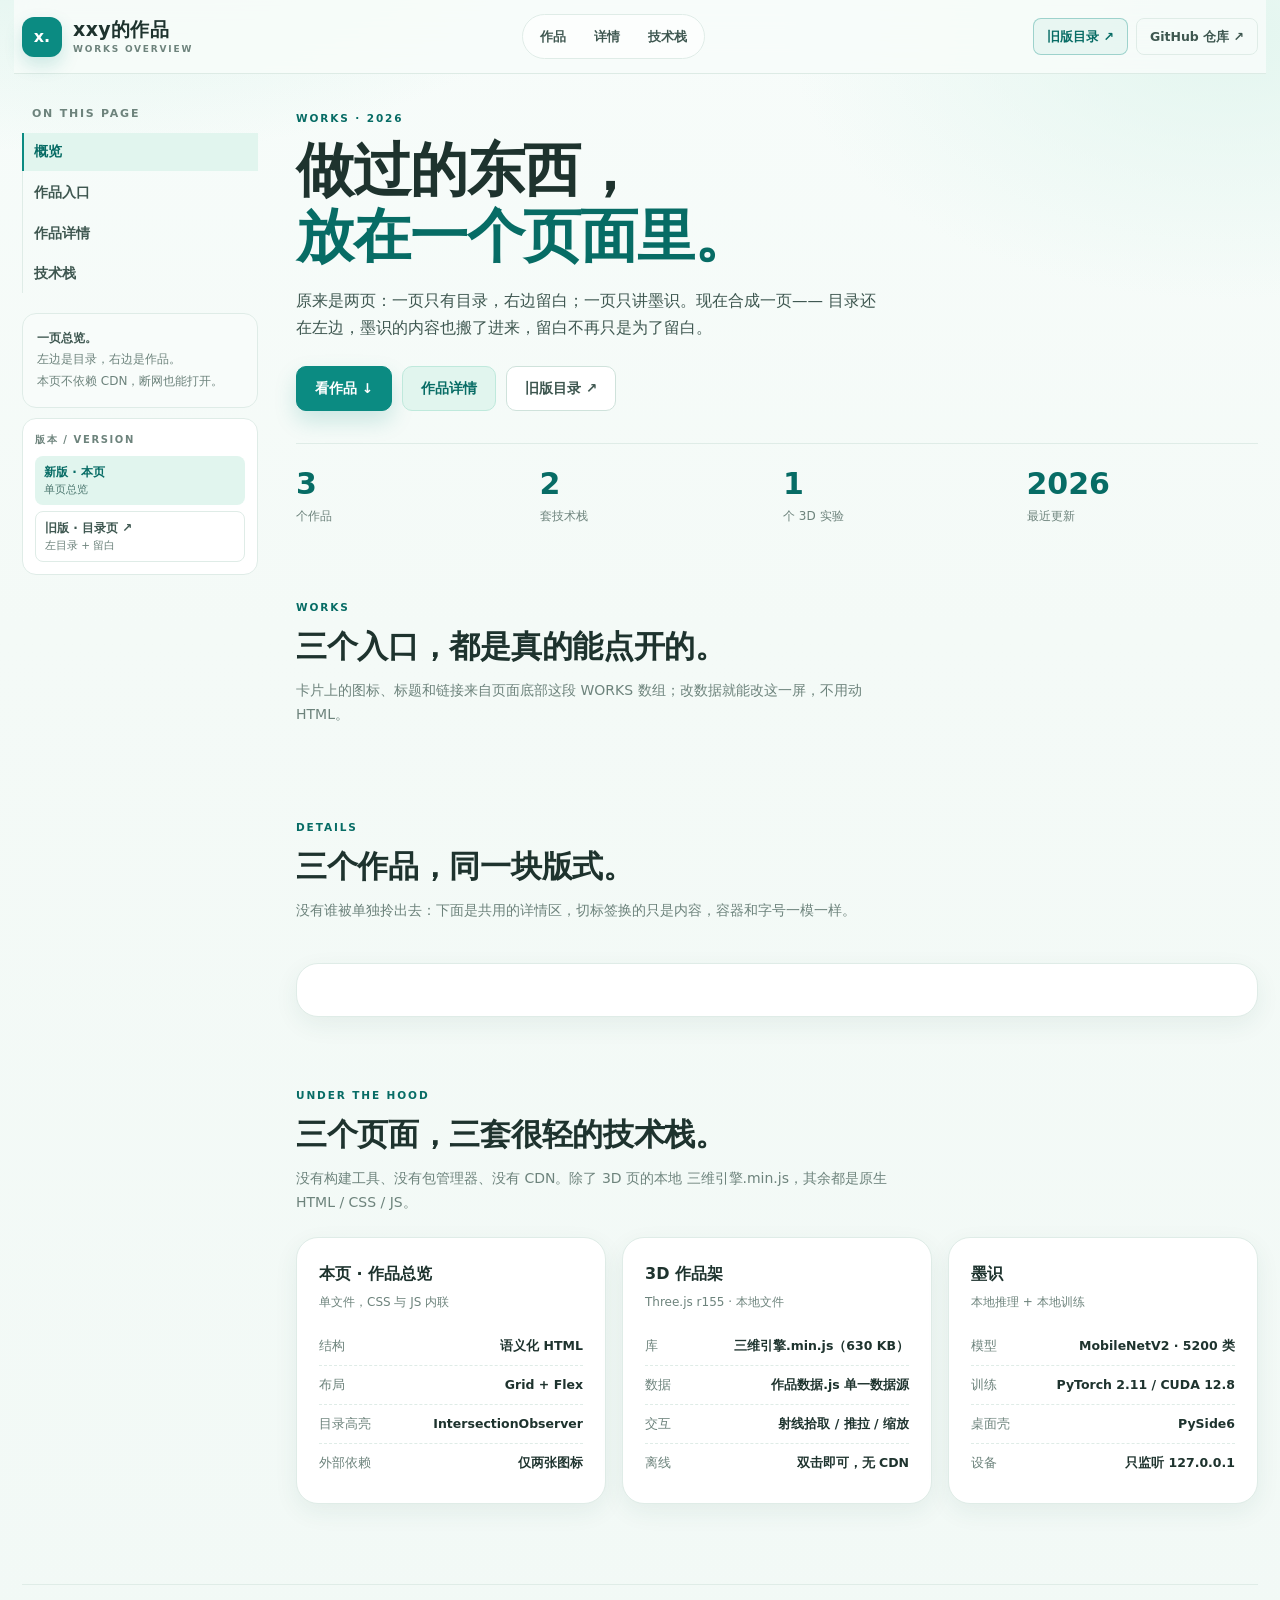
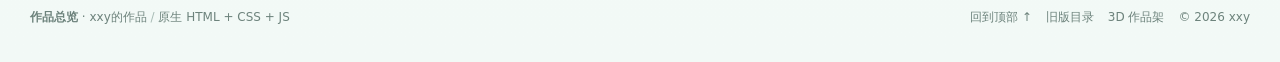
<file: 作品总览.html>
<!DOCTYPE html>
<html lang="zh-CN">

<head>
  <meta charset="UTF-8">
  <meta name="viewport" content="width=device-width, initial-scale=1.0">
  <title>作品总览 · xxy的作品</title>
  <meta name="description" content="xxy 的作品总览：日程助手、墨识手写识别、Three.js 数据立方。左侧目录 + 右侧作品详情，单文件、无 CDN。">
  <meta name="theme-color" content="#f4faf7">
  <link rel="icon"
    href="data:image/svg+xml,%3Csvg xmlns='http://www.w3.org/2000/svg' viewBox='0 0 64 64'%3E%3Crect width='64' height='64' rx='14' fill='%230b8b82'/%3E%3Ctext x='32' y='44' font-size='34' font-family='sans-serif' font-weight='700' fill='white' text-anchor='middle'%3Ex%3C/text%3E%3C/svg%3E">

  <!-- ============================================================
       作品总览 · 单文件页面
       把 作品目录.html 的「左目录 + 右内容」骨架，和 作品总览.html 的
       白绿卡片视觉、墨识内容合成一页。
       CSS / JS 全部内联，不加载任何 CDN；只有两张插图放在 素材/。
       ============================================================ -->
  <style>
    :root {
      --bg: #f4faf7;
      --paper: #ffffff;
      --paper-soft: #f8fcfa;
      --ink: #1e332e;
      --ink-soft: #3e5750;
      --muted: #6d837c;
      --line: #dfece7;
      --line-strong: #cfe2db;
      --teal: #0b8b82;
      --teal-dark: #076c65;
      --teal-soft: #e1f5ee;
      --mint: #d8f2e8;
      --mint-deep: #bfe9dc;
      --amber: #a9701b;
      --amber-soft: #fbf3df;
      --shadow: 0 22px 60px rgba(23, 80, 66, .09);
      --shadow-sm: 0 8px 24px rgba(23, 80, 66, .07);
      --radius: 22px;
      --radius-sm: 14px;
      --sans: "Noto Sans SC", "PingFang SC", "Microsoft YaHei", "Segoe UI", system-ui, -apple-system, sans-serif;
      --mono: "Cascadia Code", "SFMono-Regular", Consolas, "Liberation Mono", monospace;
    }

    * { box-sizing: border-box; }

    html { scroll-behavior: smooth; scroll-padding-top: 92px; }

    body {
      margin: 0;
      color: var(--ink);
      font-family: var(--sans);
      font-size: 15px;
      line-height: 1.75;
      background:
        radial-gradient(900px 520px at 8% -10%, rgba(191, 233, 220, .60), transparent 62%),
        radial-gradient(760px 460px at 96% 2%, rgba(225, 245, 238, .9), transparent 58%),
        linear-gradient(180deg, #f7fcfa 0%, var(--bg) 38%, #f2f9f6 100%);
      -webkit-font-smoothing: antialiased;
    }

    a { color: inherit; text-decoration: none; }
    img { max-width: 100%; display: block; }
    :focus-visible { outline: 2px solid var(--teal); outline-offset: 3px; border-radius: 6px; }

    .page { width: min(1500px, 100%); margin: 0 auto; padding: 0 22px; }

    /* ---------------- 顶栏 ---------------- */
    .topbar {
      position: sticky; top: 0; z-index: 50;
      display: flex; align-items: center; justify-content: space-between;
      gap: 18px; min-height: 74px; padding: 12px 8px; margin: 0 -8px;
      background: rgba(247, 252, 250, .88);
      border-bottom: 1px solid rgba(207, 226, 219, .66);
      backdrop-filter: blur(18px); -webkit-backdrop-filter: blur(18px);
    }

    .brand { display: flex; align-items: center; gap: 11px; flex: 0 0 auto; }
    .brand-mark {
      width: 40px; height: 40px; border-radius: 12px;
      display: grid; place-items: center;
      background: var(--teal); color: #fff;
      font-size: 16px; font-weight: 800;
      box-shadow: 0 8px 18px rgba(11, 139, 130, .18);
    }
    .brand-name { display: flex; flex-direction: column; line-height: 1.15; font-size: 19px; font-weight: 800; letter-spacing: .02em; }
    .brand-name small { margin-top: 3px; color: var(--muted); font-size: 9px; font-weight: 600; letter-spacing: .2em; }

    .topnav {
      display: flex; align-items: center; gap: 2px; padding: 4px;
      border: 1px solid var(--line); border-radius: 999px;
      background: rgba(255, 255, 255, .7);
    }
    .topnav a {
      padding: 7px 13px; border-radius: 999px;
      color: var(--ink-soft); font-size: 12.5px; font-weight: 600; white-space: nowrap;
      transition: background .18s ease, color .18s ease;
    }
    .topnav a:hover { color: var(--teal-dark); background: var(--teal-soft); }

    .top-actions { display: flex; align-items: center; gap: 8px; }

    .top-action {
      padding: 7px 13px; border: 1px solid var(--line); border-radius: 8px;
      font-size: 12.5px; font-weight: 600; color: var(--ink-soft); white-space: nowrap;
      transition: color .16s ease, border-color .16s ease, background .16s ease;
    }
    .top-action:hover { color: var(--teal-dark); border-color: var(--teal); background: var(--teal-soft); }

    /* 版本切换按钮：和「仓库」区分开，它是站内的另一版，不是外链 */
    .top-action--ver { color: var(--teal-dark); border-color: rgba(11, 139, 130, .34); background: rgba(225, 245, 238, .66); }
    .top-action--ver:hover { background: var(--mint); }

    /* ---------------- 左目录 + 右内容 ---------------- */
    .layout {
      display: grid;
      grid-template-columns: 236px minmax(0, 1fr);
      gap: 38px;
      align-items: start;
      padding: 30px 0 60px;
    }

    .rail { position: sticky; top: 96px; }
    .rail-title {
      padding-left: 10px; margin-bottom: 10px;
      font-size: 11px; font-weight: 700; letter-spacing: .16em; color: var(--muted);
    }
    .toc { display: grid; gap: 3px; border-left: 1px solid var(--line); }
    .toc a {
      display: block; margin-left: -1px; padding: 7px 10px;
      border-left: 2px solid transparent;
      font-size: 13.5px; font-weight: 600; color: var(--ink-soft);
      transition: color .16s ease, border-color .16s ease, background .16s ease;
    }
    .toc a:hover { color: var(--teal-dark); background: rgba(225, 245, 238, .55); }
    .toc a.active { color: var(--teal-dark); border-left-color: var(--teal); background: var(--teal-soft); }

    .rail-note {
      margin-top: 20px; padding: 14px;
      border: 1px solid var(--line); border-radius: var(--radius-sm);
      background: var(--paper-soft);
      font-size: 12px; line-height: 1.8; color: var(--muted);
    }
    .rail-note b { color: var(--ink-soft); }

    /* 左栏底部的版本切换：新版（本页）↔ 旧版目录 */
    .rail-ver {
      margin-top: 10px; padding: 12px 12px 6px;
      border: 1px solid var(--line); border-radius: var(--radius-sm);
      background: var(--paper);
    }
    .rail-ver p {
      margin: 0 0 8px; font-size: 10px; font-weight: 700;
      letter-spacing: .16em; color: var(--muted);
    }
    .ver {
      display: flex; flex-direction: column; gap: 1px;
      margin-bottom: 6px; padding: 7px 9px; border-radius: 8px;
      font-size: 12px; font-weight: 650; line-height: 1.5; color: var(--ink-soft);
    }
    .ver em { font-style: normal; font-size: 10.5px; font-weight: 500; color: var(--muted); }
    .ver.is-here { background: var(--teal-soft); color: var(--teal-dark); }
    .ver.is-here em { color: #4f7a72; }
    a.ver { border: 1px solid var(--line); transition: border-color .16s ease, background .16s ease, color .16s ease; }
    a.ver:hover { border-color: var(--teal); background: var(--teal-soft); color: var(--teal-dark); }

    /* ---------------- 通用块 ---------------- */
    section { scroll-margin-top: 96px; }
    section + section { margin-top: 64px; }

    .eyebrow {
      display: inline-block; margin-bottom: 10px;
      font-size: 10.5px; font-weight: 700; letter-spacing: .18em;
      color: var(--teal-dark);
    }

    .hero h1 {
      margin: 0; font-size: clamp(32px, 5.6vw, 58px); font-weight: 800;
      line-height: 1.14; letter-spacing: -.02em; color: var(--ink);
    }
    .hero h1 span { color: var(--teal-dark); }
    .lead { max-width: 60ch; margin: 18px 0 0; font-size: 15.5px; color: var(--ink-soft); }

    .hero-actions { display: flex; flex-wrap: wrap; gap: 10px; margin-top: 24px; }

    .btn {
      display: inline-flex; align-items: center; justify-content: center; gap: 6px;
      padding: 10px 18px; border-radius: 10px;
      border: 1px solid transparent;
      font-size: 13.5px; font-weight: 700;
      transition: transform .16s ease, background .16s ease, border-color .16s ease, color .16s ease;
    }
    .btn:hover { transform: translateY(-1px); }
    .btn-primary { background: var(--teal); border-color: var(--teal); color: #fff; box-shadow: 0 10px 22px rgba(11, 139, 130, .18); }
    .btn-primary:hover { background: var(--teal-dark); border-color: var(--teal-dark); }
    .btn-soft { background: var(--teal-soft); border-color: var(--mint-deep); color: var(--teal-dark); }
    .btn-ghost { background: var(--paper); border-color: var(--line-strong); color: var(--ink-soft); }
    .btn-ghost:hover { border-color: var(--teal); color: var(--teal-dark); }

    .stats {
      display: grid; grid-template-columns: repeat(4, minmax(0, 1fr));
      gap: 12px; margin-top: 32px;
      padding-top: 22px; border-top: 1px solid var(--line);
    }
    .stat b { display: block; font-size: clamp(22px, 2.4vw, 30px); line-height: 1.2; color: var(--teal-dark); font-variant-numeric: tabular-nums; }
    .stat span { font-size: 12px; color: var(--muted); }

    .section-head { margin-bottom: 22px; }
    .section-head h2 {
      margin: 0; font-size: clamp(23px, 3vw, 31px); font-weight: 800;
      line-height: 1.35; letter-spacing: -.01em;
    }
    .section-head p { max-width: 68ch; margin: 10px 0 0; font-size: 14px; color: var(--muted); }

    .card {
      background: var(--paper);
      border: 1px solid var(--line);
      border-radius: var(--radius);
      box-shadow: var(--shadow-sm);
    }

    /* ---------------- 作品卡片 ---------------- */
    .work-grid {
      display: grid; grid-template-columns: repeat(auto-fit, minmax(270px, 1fr));
      gap: 18px;
    }

    .work { display: flex; flex-direction: column; padding: 22px 22px 20px; transition: transform .18s ease, box-shadow .18s ease, border-color .18s ease; }
    .work:hover { transform: translateY(-3px); border-color: var(--line-strong); box-shadow: var(--shadow); }

    .work-top { display: flex; align-items: center; justify-content: space-between; margin-bottom: 16px; }
    .work-no { font-family: var(--mono); font-size: 11px; font-weight: 700; color: var(--muted); letter-spacing: .08em; }
    .work-badge {
      padding: 3px 9px; border-radius: 999px;
      background: var(--teal-soft); color: var(--teal-dark);
      font-size: 10.5px; font-weight: 700;
    }

    .work-icon {
      width: 56px; height: 56px; border-radius: 16px;
      display: grid; place-items: center; overflow: hidden;
      border: 1px solid var(--line);
      background: var(--paper-soft);
      margin-bottom: 16px;
    }
    .work-icon img { width: 100%; height: 100%; object-fit: cover; }
    .work-icon-3d {
      border: 0;
      background: linear-gradient(145deg, #1b7fa6, #0d3f5e);
      color: #eaf7ff; font-family: var(--mono); font-size: 17px; font-weight: 700;
      letter-spacing: .02em;
    }

    .work h3 { margin: 0; font-size: 18px; font-weight: 800; line-height: 1.4; }
    .work-sub { margin: 5px 0 0; font-size: 12px; color: var(--teal-dark); font-weight: 600; }
    .work-desc { margin: 12px 0 0; font-size: 13px; line-height: 1.8; color: var(--muted); }

    .tags { display: flex; flex-wrap: wrap; gap: 6px; margin-top: 16px; }
    .tags span {
      padding: 3px 9px; border: 1px solid var(--line);
      border-radius: 999px; font-size: 11px; color: var(--ink-soft);
      background: var(--paper-soft);
    }

    .work-actions { display: flex; flex-wrap: wrap; gap: 8px; margin-top: auto; padding-top: 18px; }
    .work-actions .btn { padding: 8px 13px; font-size: 12.5px; border-radius: 8px; }

    /* ---------------- 作品详情：三个作品共用同一块版式 ----------------
       没有「主角位」：标签切换的只是内容，容器、字号、间距全都一致。 */
    .detail-tabs { display: flex; flex-wrap: wrap; gap: 8px; margin-bottom: 18px; }

    .detail-tab {
      display: inline-flex; align-items: center; gap: 8px;
      padding: 9px 15px; border: 1px solid var(--line); border-radius: 999px;
      background: var(--paper); color: var(--ink-soft);
      font: inherit; font-size: 13px; font-weight: 700;
      cursor: pointer;
      transition: color .16s ease, background .16s ease, border-color .16s ease;
    }
    .detail-tab .no { font-family: var(--mono); font-size: 10.5px; font-weight: 700; color: var(--muted); }
    .detail-tab:hover { border-color: var(--teal); color: var(--teal-dark); }
    .detail-tab[aria-selected="true"] { background: var(--teal); border-color: var(--teal); color: #fff; }
    .detail-tab[aria-selected="true"] .no { color: rgba(255, 255, 255, .72); }

    .detail-panel {
      padding: 26px;
      border: 1px solid var(--line); border-radius: var(--radius);
      background: var(--paper); box-shadow: var(--shadow-sm);
    }
    .detail-inner {
      display: grid; grid-template-columns: minmax(0, 1.05fr) minmax(0, .95fr);
      gap: 28px; align-items: center;
    }
    .detail-copy h2 { margin: 0; font-size: clamp(24px, 3vw, 33px); font-weight: 800; line-height: 1.32; letter-spacing: -.01em; }
    .detail-copy h2 span { color: var(--teal-dark); }
    .detail-copy > p { margin: 14px 0 0; font-size: 14px; color: var(--ink-soft); }

    .detail-specs { margin-top: 20px; border-top: 1px solid var(--line); }

    /* 右半边：每个作品一张 CSS 画的小示意图，同一个窗口外壳 */
    .demo-frame {
      background: var(--paper); border: 1px solid var(--line);
      border-radius: var(--radius); box-shadow: var(--shadow);
      overflow: hidden;
    }
    .demo-bar {
      display: flex; align-items: center; gap: 6px;
      padding: 11px 14px; border-bottom: 1px solid var(--line);
      background: var(--paper-soft);
    }
    .demo-bar i { width: 8px; height: 8px; border-radius: 50%; background: var(--line-strong); display: block; }
    .demo-bar i:first-child { background: #f0b7ae; }
    .demo-bar i:nth-child(2) { background: #f2dca8; }
    .demo-bar i:nth-child(3) { background: #b9dfc9; }
    .demo-bar span { margin-left: 8px; font-family: var(--mono); font-size: 10.5px; color: var(--muted); }

    .demo-body { display: grid; grid-template-columns: 1fr 1fr; gap: 14px; padding: 18px; }
    .demo-glyph {
      display: grid; place-items: center;
      aspect-ratio: 1 / 1;
      border: 1px solid var(--line); border-radius: var(--radius-sm);
      background: #fff;
      font-family: "KaiTi", "STKaiti", "楷体", serif;
      font-size: clamp(78px, 11vw, 116px); line-height: 1;
      color: #17322b;
    }
    .demo-panel b { display: block; font-size: 11px; letter-spacing: .08em; color: var(--muted); margin-bottom: 10px; }
    .cand { display: grid; grid-template-columns: 26px 1fr 34px; align-items: center; gap: 8px; margin-bottom: 9px; }
    .cand span { font-family: "KaiTi", serif; font-size: 19px; color: var(--ink); }
    .cand i { height: 6px; border-radius: 3px; background: var(--mint-deep); display: block; }
    .cand:nth-child(3) i { background: #d9ece5; }
    .cand:nth-child(4) i { background: #e6f1ec; }
    .cand em { font-style: normal; font-family: var(--mono); font-size: 10.5px; color: var(--muted); text-align: right; }
    .demo-tip { margin: 0 0 8px; font-size: 10.5px; letter-spacing: .04em; color: var(--muted); }

    /* 日程助手：待办清单示意 */
    .demo-body--list { display: block; padding: 16px 18px 18px; }
    .task {
      display: grid; grid-template-columns: 20px 1fr auto; align-items: center; gap: 10px;
      padding: 11px 0; border-bottom: 1px solid var(--line);
    }
    .task:last-of-type { border-bottom: 0; }
    .task .tick {
      width: 18px; height: 18px; border-radius: 50%;
      border: 1.5px solid var(--line-strong);
      display: grid; place-items: center;
      font-size: 10px; color: transparent;
    }
    .task.done .tick { background: var(--teal); border-color: var(--teal); color: #fff; }
    .task b { font-size: 13px; font-weight: 650; color: var(--ink); }
    .task.done b { color: var(--muted); text-decoration: line-through; }
    .task em { font-style: normal; font-size: 10.5px; color: var(--muted); }
    .task-add {
      margin-top: 14px; padding: 9px 12px; border-radius: 8px;
      border: 1px dashed var(--line-strong);
      font-size: 12px; color: var(--muted); text-align: center;
    }

    /* 作品数据立方：三根柱子示意 */
    .demo-body--bars { display: block; padding: 18px 16px 14px; }
    .cube-scene {
      display: flex; align-items: flex-end; justify-content: space-between;
      gap: 14px; height: 132px; padding: 0 6px;
      border-bottom: 1px solid var(--line);
    }
    .cube-col { flex: 1; height: 100%; display: flex; align-items: flex-end; justify-content: center; }
    .cube-col i {
      width: min(100%, 52px); height: var(--h); display: block;
      border-radius: 8px 8px 0 0;
      background: linear-gradient(180deg, var(--mint-deep), #e6f1ec);
    }
    .cube-col:nth-child(2) i { background: linear-gradient(180deg, #c9e9df, #eef7f4); }
    .cube-col:nth-child(3) i { background: linear-gradient(180deg, #cfe2f3, #eff6fc); }
    .cube-labels { display: flex; gap: 14px; padding: 9px 6px 0; }
    .cube-labels span { flex: 1; text-align: center; font-size: 10.5px; color: var(--muted); }

    .checklist { list-style: none; margin: 22px 0 0; padding: 0; display: grid; gap: 9px; }
    .checklist li { position: relative; padding-left: 22px; font-size: 13px; color: var(--ink-soft); }
    .checklist li::before {
      content: "✓"; position: absolute; left: 0; top: 0;
      color: var(--teal); font-weight: 800; font-size: 12px;
    }

    .feature-grid {
      display: grid; grid-template-columns: repeat(auto-fit, minmax(230px, 1fr));
      gap: 14px; margin-top: 26px;
    }
    .feature { padding: 20px; }
    .feature-icon {
      width: 36px; height: 36px; border-radius: 10px;
      display: grid; place-items: center; margin-bottom: 13px;
      background: var(--teal-soft); color: var(--teal-dark);
      font-size: 14px; font-weight: 800;
    }
    .feature h3 { margin: 0; font-size: 15.5px; font-weight: 800; }
    .feature p { margin: 8px 0 0; font-size: 12.5px; line-height: 1.8; color: var(--muted); }
    .feature .badge {
      display: inline-block; margin-top: 14px; padding: 3px 8px;
      border-radius: 999px; background: var(--paper-soft); border: 1px solid var(--line);
      font-family: var(--mono); font-size: 10px; color: var(--muted);
    }

    /* ---------------- 技术栈 ---------------- */
    .stack-grid { display: grid; grid-template-columns: repeat(auto-fit, minmax(260px, 1fr)); gap: 16px; }
    .panel { padding: 22px; }
    .panel h3 { margin: 0 0 4px; font-size: 16px; font-weight: 800; }
    .panel .panel-sub { margin: 0 0 14px; font-size: 12px; color: var(--muted); }
    .spec { display: flex; align-items: baseline; justify-content: space-between; gap: 12px; padding: 8px 0; border-bottom: 1px dashed var(--line); font-size: 12.5px; }
    .spec:last-child { border-bottom: 0; }
    .spec span { color: var(--muted); }
    .spec b { text-align: right; font-weight: 700; color: var(--ink); }

    .chips { display: flex; flex-wrap: wrap; gap: 7px; }
    .chip {
      padding: 4px 10px; border-radius: 999px;
      background: var(--paper-soft); border: 1px solid var(--line);
      font-size: 11.5px; color: var(--ink-soft);
    }

    /* ---------------- 页脚 ---------------- */
    .footer {
      display: flex; flex-wrap: wrap; align-items: center; justify-content: space-between; gap: 12px;
      padding: 22px 8px 34px; margin-top: 20px;
      border-top: 1px solid var(--line);
      font-size: 12px; color: var(--muted);
    }
    .footer-links { display: flex; flex-wrap: wrap; gap: 14px; }
    .footer-links a:hover { color: var(--teal-dark); }

    /* ---------------- 响应式 ---------------- */
    @media (max-width: 980px) {
      /* minmax(0,1fr)：留一个 0 下限，长内容不会把整列顶宽导致横向溢出 */
      .layout { grid-template-columns: minmax(0, 1fr); gap: 22px; padding-top: 18px; }
      .rail { position: static; }
      .rail-title, .rail-note, .rail-ver { display: none; }
      .toc {
        display: flex; gap: 6px; overflow-x: auto;
        border-left: 0; padding-bottom: 4px;
        scrollbar-width: thin;
      }
      .toc a {
        flex: 0 0 auto; margin-left: 0; padding: 7px 12px;
        border: 1px solid var(--line); border-radius: 999px;
        background: var(--paper); font-size: 12.5px;
      }
      .toc a.active { border-color: var(--teal); }
      .detail-inner { grid-template-columns: minmax(0, 1fr); }
    }

    @media (max-width: 640px) {
      .page { padding: 0 14px; }
      .topbar { min-height: 64px; gap: 10px; }
      .topnav { display: none; }
      .brand-name { font-size: 16px; }
      .brand-mark { width: 34px; height: 34px; border-radius: 10px; font-size: 14px; }
      .top-action { font-size: 11.5px; padding: 6px 10px; }
      /* 窄屏优先保住「旧版目录」这颗版本按钮，仓库链接让位 */
      .top-actions .top-action:not(.top-action--ver) { display: none; }
      .layout { padding-bottom: 40px; }
      .stats { grid-template-columns: repeat(2, minmax(0, 1fr)); gap: 14px; }
      .demo-body { grid-template-columns: 1fr; }
      .demo-glyph { aspect-ratio: 2 / 1; font-size: 72px; }
      section + section { margin-top: 46px; }
    }

    @media (prefers-reduced-motion: reduce) {
      *, *::before, *::after { transition-duration: .01ms !important; animation-duration: .01ms !important; }
      html { scroll-behavior: auto; }
    }
  </style>
</head>

<body id="top">
  <div class="page">

    <header class="topbar">
      <a class="brand" href="#top" aria-label="回到顶部">
        <span class="brand-mark" aria-hidden="true">x.</span>
        <span class="brand-name">xxy的作品<small>WORKS OVERVIEW</small></span>
      </a>

      <nav class="topnav" aria-label="页面导航">
        <a href="#works">作品</a>
        <a href="#detail">详情</a>
        <a href="#stack">技术栈</a>
      </nav>

      <div class="top-actions">
        <a class="top-action top-action--ver" href="前端html学习网页/作品目录.html">旧版目录 ↗</a>
        <a class="top-action" href="https://github.com/wocao123103/smart_schedule" target="_blank"
          rel="noopener noreferrer">GitHub 仓库 ↗</a>
      </div>
    </header>

    <div class="layout">

      <!-- 左栏：沿用 作品目录.html 的目录骨架，改成页内锚点 -->
      <aside class="rail" aria-label="页内目录">
        <div class="rail-title">ON THIS PAGE</div>
        <nav class="toc" id="toc">
          <a class="active" href="#overview">概览</a>
          <a href="#works">作品入口</a>
          <a href="#detail">作品详情</a>
          <a href="#stack">技术栈</a>
          </nav>
        <div class="rail-note">
          <b>一页总览。</b><br>
          左边是目录，右边是作品。<br>
          本页不依赖 CDN，断网也能打开。
        </div>

        <!-- 版本切换：这里去旧版，旧版那边回到这里 -->
        <div class="rail-ver">
          <p>版本 / VERSION</p>
          <span class="ver is-here">新版 · 本页<em>单页总览</em></span>
          <a class="ver" href="前端html学习网页/作品目录.html">旧版 · 目录页 ↗<em>左目录 + 留白</em></a>
        </div>
      </aside>

      <main>
        <!-- ---------- 概览 ---------- -->
        <section id="overview" class="hero">
          <span class="eyebrow">WORKS · 2026</span>
          <h1>做过的东西，<br><span>放在一个页面里。</span></h1>
          <p class="lead">
            原来是两页：一页只有目录，右边留白；一页只讲墨识。现在合成一页——
            目录还在左边，墨识的内容也搬了进来，留白不再只是为了留白。
          </p>

          <div class="hero-actions">
            <a class="btn btn-primary" href="#works">看作品 ↓</a>
            <a class="btn btn-soft" href="#detail">作品详情</a>
            <a class="btn btn-ghost" href="前端html学习网页/作品目录.html">旧版目录 ↗</a>
          </div>

          <div class="stats" aria-label="作品数据">
            <div class="stat"><b>3</b><span>个作品</span></div>
            <div class="stat"><b>2</b><span>套技术栈</span></div>
            <div class="stat"><b>1</b><span>个 3D 实验</span></div>
            <div class="stat"><b>2026</b><span>最近更新</span></div>
          </div>
        </section>

        <!-- ---------- 作品入口 ---------- -->
        <section id="works">
          <div class="section-head">
            <span class="eyebrow">WORKS</span>
            <h2>三个入口，都是真的能点开的。</h2>
            <p>卡片上的图标、标题和链接来自页面底部这段 WORKS 数组；改数据就能改这一屏，不用动 HTML。</p>
          </div>
          <div class="work-grid" id="work-grid"></div>
        </section>

        <!-- ---------- 作品详情：三个作品共用，谁都不单开一节 ---------- -->
        <section id="detail">
          <div class="section-head">
            <span class="eyebrow">DETAILS</span>
            <h2>三个作品，同一块版式。</h2>
            <p>没有谁被单独拎出去：下面是共用的详情区，切标签换的只是内容，容器和字号一模一样。</p>
          </div>

          <!-- 标签与内容都按 WORKS 数组生成，见页面底部脚本 -->
          <div class="detail-tabs" id="detail-tabs" role="tablist" aria-label="切换作品详情"></div>
          <div class="detail-panel" id="detail-panel" role="tabpanel" aria-live="polite"></div>
        </section>

        <!-- ---------- 技术栈 ---------- -->
        <section id="stack">
          <div class="section-head">
            <span class="eyebrow">UNDER THE HOOD</span>
            <h2>三个页面，三套很轻的技术栈。</h2>
            <p>没有构建工具、没有包管理器、没有 CDN。除了 3D 页的本地 三维引擎.min.js，其余都是原生 HTML / CSS / JS。</p>
          </div>

          <div class="stack-grid">
            <article class="card panel">
              <h3>本页 · 作品总览</h3>
              <p class="panel-sub">单文件，CSS 与 JS 内联</p>
              <div class="spec"><span>结构</span><b>语义化 HTML</b></div>
              <div class="spec"><span>布局</span><b>Grid + Flex</b></div>
              <div class="spec"><span>目录高亮</span><b>IntersectionObserver</b></div>
              <div class="spec"><span>外部依赖</span><b>仅两张图标</b></div>
            </article>

            <article class="card panel">
              <h3>3D 作品架</h3>
              <p class="panel-sub">Three.js r155 · 本地文件</p>
              <div class="spec"><span>库</span><b>三维引擎.min.js（630 KB）</b></div>
              <div class="spec"><span>数据</span><b>作品数据.js 单一数据源</b></div>
              <div class="spec"><span>交互</span><b>射线拾取 / 推拉 / 缩放</b></div>
              <div class="spec"><span>离线</span><b>双击即可，无 CDN</b></div>
            </article>

            <article class="card panel">
              <h3>墨识</h3>
              <p class="panel-sub">本地推理 + 本地训练</p>
              <div class="spec"><span>模型</span><b>MobileNetV2 · 5200 类</b></div>
              <div class="spec"><span>训练</span><b>PyTorch 2.11 / CUDA 12.8</b></div>
              <div class="spec"><span>桌面壳</span><b>PySide6</b></div>
              <div class="spec"><span>设备</span><b>只监听 127.0.0.1</b></div>
            </article>
          </div>
        </section>

      </main>
    </div>

    <footer class="footer">
      <div><b>作品总览</b> · xxy的作品 <span style="color:#a8bbb5">/</span> 原生 HTML + CSS + JS</div>
      <div class="footer-links">
        <a href="#top">回到顶部 ↑</a>
        <a href="前端html学习网页/作品目录.html">旧版目录</a>
        <a href="三维作品架/作品数据立方.html">3D 作品架</a>
        <span>© <span id="year">2026</span> xxy</span>
      </div>
    </footer>
  </div>

  <script>
    /* ============================================================
       作品数据：卡片全部由这段数组生成。
       加作品只在这里加一条；图标放 素材/ 即可。
       ============================================================ */
    const WORKS = [
      {
        no: '01',
        tab: '日程助手',
        badge: '简介页',
        title: '日程助手 · 简介网页',
        sub: 'Python 课作品 · 智能待办',
        desc: '深色极光背景、左右两条侧栏的作品介绍页，也是本页夜间配色的来源。',
        tags: ['Python 课', '极光背景', '左右侧栏'],
        icon: { type: 'img', src: '素材/日程助手图标.png', alt: '日程助手图标' },
        link: {
          label: '打开页面 ↗',
          href: '"https://wocao123103.github.io/smart_schedule/python课加载网页.html",
          external: true
        },
        detail: {
          h2: '把今天的事，<br><span>排成一条时间线。</span>',
          lead: 'Python 课的结课作品：左边目录、右边正文的单页介绍，真正的排程逻辑在本地脚本里跑。',
          specs: [
            ['类型', 'Python 课作业'],
            ['形态', '单页 + 两条侧栏'],
            ['配色', '深色极光渐变'],
            ['发布', 'GitHub Pages']
          ],
          points: [
            '左边目录跟着滚动高亮，右边正文一段段往下推',
            '极光背景由两层径向渐变叠出来，不加载任何图片',
            '整页只有一个 HTML，改完推上 Pages 就能看'
          ],
          actions: [
            {
              label: '打开页面 ↗',
              href: 'https://wocao123103.github.io/ink_recognition-moshi-/index.html',
              external: true
            },
            {
              label: 'GitHub 仓库 ↗',
              href: 'https://github.com/wocao123103/smart_schedule',
              external: true
            }
          ],
          demo: 'schedule',
          features: [
            { icon: '◐', title: '极光背景', text: '紫、青、粉三层光斑压在深色底上，本页夜间模式的取色就来自这里。', tag: 'aurora' },
            { icon: '≡', title: '左右侧栏', text: '左边是目录，右边是正文，滚动时目录自动跟到当前段落。', tag: 'two columns' },
            { icon: '↗', title: '单页发布', text: '一个 HTML 直接托管到 GitHub Pages，没有构建步骤。', tag: 'static' }
          ]
        }
      },
      {
        no: '02',
        tab: '墨识',
        badge: '介绍页',
        title: '墨识 · 本地手写识别',
        sub: '5200 类 · 本地推理 · 离线可用',
        desc: '白绿卡片式介绍页，底部用 LINKS 集中管理外链。本页详情区的墨识部分就是从它提炼的。',
        tags: ['5200 类', '本地优先', '离线可用'],
        icon: { type: 'img', src: '素材/墨识图标.png', alt: '墨识 logo' },
        link: {
          label: '打开介绍页 ↗',
          href: 'https://wocao123103.github.io/ink_recognition-moshi-/index.html',
          external: true
        },
        detail: {
          h2: '把字迹，<br><span>变成可理解的字。</span>',
          lead: '本地优先的手写识别工作台：5200 类汉字、数字串动态识别、20 张样本新增类别、网页内优化训练。数据不出本机，断网也能用。',
          specs: [
            ['模型', 'MobileNetV2 · 5200 类'],
            ['旧类回放', '98.17%'],
            ['样本', '1,778'],
            ['设备', '只监听 127.0.0.1']
          ],
          points: [
            '识别、修正、样本、训练、复核在同一条链路上完成',
            '冻结主干、只训练新类，旧类回放守住原来的识别能力',
            'AI 复核是可选项，最终仍由你确认'
          ],
          actions: [
            {
              label: '打开介绍页 ↗',
              href: 'https://wocao123103.github.io/ink_recognition-moshi-/index.html',
              external: true
            },
            {
              label: '下载完整版 · 提取码 8912 ↗',
              href: 'https://pan.baidu.com/s/1Y4puuVb8J-xsr4F-bLqMDQ?pwd=8912',
              external: true
            }
          ],
          demo: 'moshi',
          features: [
            { icon: '字', title: '5200 类汉字底座', text: '从 3760 类扩展到 5200 类，覆盖常用字与 GB2312 二级字；旧类回放保持 98.17%。', tag: '5200 classes' },
            { icon: '+', title: '手写 4 张补样本 / 20 张新增字', text: '类别库外的手写字也能加入：手写 20 张即可扩展分类头并只训练新类；调试模式下还会自动推荐样本库未出现的字，手写 4 张补样本。', tag: 'custom category' },
            { icon: '123', title: '数字串 · 动态识别', text: '一行连续写多位数字，按连通域分割；开启动态识别后，停笔约 0.7 秒自动出结果。', tag: 'multi-digit' },
            { icon: '↻', title: '网页内优化训练', text: '冻结主干、解冻最后 3 个 block 与分类头；本地样本 + 字体合成 + HWDB 回放，完成后自动热加载。', tag: 'fine-tune' },
            { icon: 'AI', title: 'AI 交叉复核', text: '通义千问 VL、智谱 GLM-4V、OpenAI、Moonshot、DeepSeek、Ollama 或自定义端点，参与逐字对比。', tag: 'optional' },
            { icon: '↓', title: '安装助手 · 一键部署', text: 'PySide6 安装向导、自动建目录、Conda 优先；覆盖升级时保留样本、报告与 AI 配置。', tag: 'Windows' }
          ]
        }
      },
      {
        no: '03',
        tab: '作品数据立方',
        badge: '3D 实验',
        title: '作品数据立方',
        sub: 'Three.js · 数据驱动',
        desc: '作品列表、统计和 3D 柱子绑在同一份 作品数据.js 上；换视图、扰动数据，画面一起变。',
        tags: ['Three.js', '数据驱动', '可缩放'],
        icon: { type: 'text', text: '3D' },
        link: { label: '打开 3D 作品架 ↗', href: '三维作品架/作品数据立方.html', external: true },
        detail: {
          h2: '同一份数据，<br><span>长出三种样子。</span>',
          lead: '数据驱动的小实验：目录、统计、图例和 3D 柱子读的都是同一份 作品数据.js，换视图或扰动数据时，DOM 和场景一起变。',
          specs: [
            ['库', 'Three.js r155'],
            ['数据', '作品数据.js 单一数据源'],
            ['视角', '推拉 14 – 180'],
            ['缩放', '整体 0.6 – 1.8']
          ],
          points: [
            '三根柱子 = 三个作品，柱子高度是体量指数',
            '相机推拉和整体缩放是两套独立参数，互不干扰',
            '点柱身、柱顶道具或悬浮标签，都能选中同一个作品'
          ],
          actions: [
            { label: '打开 3D 作品架 ↗', href: '三维作品架/作品数据立方.html', external: true },
            { label: '看数据源 ↗', href: '三维作品架/作品数据.js', external: true }
          ],
          demo: 'cube',
          features: [
            { icon: '◫', title: '一份数据', text: '作品数据.js 里改一个数，左侧目录、统计条和 3D 柱子同时跟着变。', tag: 'single source' },
            { icon: '↕', title: '两层缩放', text: '滚轮推拉相机、滑杆缩放整个世界，雾距和阴影范围一起补偿。', tag: 'zoom' },
            { icon: '◎', title: '射线拾取', text: '点柱身、柱顶道具或悬浮标签，向上找到同一个 barId。', tag: 'picking' }
          ]
        }
      }
    ];

    /* 详情区右半边：三个作品各一张纯 CSS 示意图，外壳（窗口条）完全一样 */
    const DEMOS = {
      schedule: function () {
        return '<div class="demo-frame" aria-hidden="true">'
          + '<div class="demo-bar"><i></i><i></i><i></i><span>智能待办 · 今天</span></div>'
          + '<div class="demo-body demo-body--list">'
          +   '<p class="demo-tip">2026-11-10 · 周二</p>'
          +   '<div class="task done"><span class="tick">✓</span><b>08:30 晨会同步</b><em>已完成</em></div>'
          +   '<div class="task"><span class="tick"></span><b>14:00 交周报</b><em>待办</em></div>'
          +   '<div class="task"><span class="tick"></span><b>19:30 跑一次训练</b><em>待办</em></div>'
          +   '<div class="task-add">+ 添加待办</div>'
          + '</div>'
          + '</div>';
      },
      moshi: function () {
        return '<div class="demo-frame" aria-hidden="true">'
          + '<div class="demo-bar"><i></i><i></i><i></i><span>127.0.0.1:18620</span></div>'
          + '<div class="demo-body">'
          +   '<div class="demo-glyph">墨</div>'
          +   '<div class="demo-panel">'
          +     '<b>TOP-5 候选</b>'
          +     '<div class="cand"><span>墨</span><i style="width:88%"></i><em>0.941</em></div>'
          +     '<div class="cand"><span>黑</span><i style="width:52%"></i><em>0.012</em></div>'
          +     '<div class="cand"><span>默</span><i style="width:34%"></i><em>0.008</em></div>'
          +     '<p class="demo-tip">写 → 识别 → 修正 → 训练</p>'
          +   '</div>'
          + '</div>'
          + '</div>';
      },
      cube: function () {
        return '<div class="demo-frame" aria-hidden="true">'
          + '<div class="demo-bar"><i></i><i></i><i></i><span>作品数据立方 · 按作品</span></div>'
          + '<div class="demo-body demo-body--bars">'
          +   '<div class="cube-scene">'
          +     '<div class="cube-col"><i style="--h:88%"></i></div>'
          +     '<div class="cube-col"><i style="--h:62%"></i></div>'
          +     '<div class="cube-col"><i style="--h:73%"></i></div>'
          +   '</div>'
          +   '<div class="cube-labels"><span>总展示</span><span>日程助手</span><span>墨识</span></div>'
          + '</div>'
          + '</div>';
      }
    };

    let activeWork = 0;

    function esc(v) {
      return String(v).replace(/[&<>"]/g, function (c) {
        return { '&': '&amp;', '<': '&lt;', '>': '&gt;', '"': '&quot;' }[c];
      });
    }

    /* 标签条：一个作品一枚，样式完全一致 */
    function renderTabs() {
      const box = document.getElementById('detail-tabs');
      if (!box) return;
      box.innerHTML = '';
      WORKS.forEach(function (w, i) {
        const btn = document.createElement('button');
        btn.type = 'button';
        btn.className = 'detail-tab';
        btn.id = 'tab-' + w.no;
        btn.setAttribute('role', 'tab');
        btn.setAttribute('aria-controls', 'detail-panel');
        btn.setAttribute('aria-selected', i === activeWork ? 'true' : 'false');
        btn.innerHTML = '<span class="no">' + esc(w.no) + '</span>' + esc(w.tab);
        btn.addEventListener('click', function () { selectWork(i, false); });
        /* 键盘左右键在三个标签间移动，和 ARIA 的 tab 模式一致 */
        btn.addEventListener('keydown', function (e) {
          if (e.key !== 'ArrowRight' && e.key !== 'ArrowLeft') return;
          e.preventDefault();
          const next = (i + (e.key === 'ArrowRight' ? 1 : WORKS.length - 1)) % WORKS.length;
          selectWork(next, false);
          const target = document.getElementById('tab-' + WORKS[next].no);
          if (target) target.focus();
        });
        box.appendChild(btn);
      });
    }

    function featureHTML(list) {
      return '<div class="feature-grid">' + list.map(function (f) {
        return '<article class="card feature">'
          + '<div class="feature-icon">' + esc(f.icon) + '</div>'
          + '<h3>' + esc(f.title) + '</h3>'
          + '<p>' + esc(f.text) + '</p>'
          + (f.tag ? '<span class="badge">' + esc(f.tag) + '</span>' : '')
          + '</article>';
      }).join('') + '</div>';
    }

    /* 详情区：同样的骨架，只换里面的字和示意图 */
    function renderPanel() {
      const panel = document.getElementById('detail-panel');
      if (!panel) return;
      const w = WORKS[activeWork];
      const d = w.detail;

      const specs = d.specs.map(function (r) {
        return '<div class="spec"><span>' + esc(r[0]) + '</span><b>' + esc(r[1]) + '</b></div>';
      }).join('');

      const points = '<ul class="checklist">' + d.points.map(function (t) {
        return '<li>' + esc(t) + '</li>';
      }).join('') + '</ul>';

      const acts = d.actions.map(function (a, i) {
        return '<a class="btn ' + (i === 0 ? 'btn-primary' : 'btn-ghost') + '" href="' + a.href + '"'
          + (a.external ? ' target="_blank" rel="noopener noreferrer"' : '') + '>'
          + esc(a.label) + '</a>';
      }).join('');

      panel.setAttribute('aria-labelledby', 'tab-' + w.no);
      panel.innerHTML =
        '<div class="detail-inner">'
        + '<div class="detail-copy">'
        +   '<span class="eyebrow">' + esc(w.no + ' · ' + w.badge) + '</span>'
        +   '<h2>' + d.h2 + '</h2>'
        +   '<p>' + esc(d.lead) + '</p>'
        +   '<div class="detail-specs">' + specs + '</div>'
        +   points
        +   '<div class="hero-actions">' + acts + '</div>'
        + '</div>'
        + '<div class="demo-slot">' + DEMOS[d.demo]() + '</div>'
        + '</div>'
        + (d.features ? featureHTML(d.features) : '');
    }

    function selectWork(i, scroll) {
      if (i < 0 || i >= WORKS.length) return;
      activeWork = i;
      Array.prototype.forEach.call(document.querySelectorAll('.detail-tab'), function (b, k) {
        b.setAttribute('aria-selected', k === i ? 'true' : 'false');
      });
      renderPanel();
      if (scroll) {
        const el = document.getElementById('detail');
        if (el) el.scrollIntoView({ behavior: 'smooth', block: 'start' });
      }
    }

    /* 卡片：每张卡的第一颗按钮都指向同一块详情区，谁都不例外 */
    function renderWorks() {
      const grid = document.getElementById('work-grid');
      if (!grid) return;

      WORKS.forEach(function (w, i) {
        const card = document.createElement('article');
        card.className = 'card work';

        const top = document.createElement('div');
        top.className = 'work-top';
        const no = document.createElement('span');
        no.className = 'work-no';
        no.textContent = w.no;
        const badge = document.createElement('span');
        badge.className = 'work-badge';
        badge.textContent = w.badge;
        top.appendChild(no);
        top.appendChild(badge);
        card.appendChild(top);

        const icon = document.createElement('div');
        icon.className = 'work-icon';
        if (w.icon.type === 'img') {
          const img = document.createElement('img');
          img.src = w.icon.src;
          img.alt = w.icon.alt || '';
          img.loading = 'lazy';
          icon.appendChild(img);
        } else {
          icon.classList.add('work-icon-3d');
          icon.textContent = w.icon.text;
        }
        card.appendChild(icon);

        const h3 = document.createElement('h3');
        h3.textContent = w.title;
        card.appendChild(h3);

        const sub = document.createElement('p');
        sub.className = 'work-sub';
        sub.textContent = w.sub;
        card.appendChild(sub);

        const desc = document.createElement('p');
        desc.className = 'work-desc';
        desc.textContent = w.desc;
        card.appendChild(desc);

        const tags = document.createElement('div');
        tags.className = 'tags';
        w.tags.forEach(function (t) {
          const s = document.createElement('span');
          s.textContent = t;
          tags.appendChild(s);
        });
        card.appendChild(tags);

        const actions = document.createElement('div');
        actions.className = 'work-actions';

        const more = document.createElement('a');
        more.className = 'btn btn-primary';
        more.textContent = '看详情 ↓';
        more.href = '#detail';
        more.addEventListener('click', function () { selectWork(i, false); });
        actions.appendChild(more);

        if (w.link) {
          const out = document.createElement('a');
          out.className = 'btn btn-ghost';
          out.textContent = w.link.label;
          out.href = w.link.href;
          if (w.link.external) {
            out.target = '_blank';
            out.rel = 'noopener noreferrer';
          }
          actions.appendChild(out);
        }

        card.appendChild(actions);
        grid.appendChild(card);
      });
    }

    renderTabs();
    renderPanel();
    renderWorks();

    /* 目录高亮：滚到哪个 section，左边就点亮哪一项 */
    (function tocHighlight() {
      const links = Array.prototype.slice.call(document.querySelectorAll('.toc a'));
      const sections = links
        .map(function (a) { return document.querySelector(a.getAttribute('href')); })
        .filter(Boolean);

      if (!('IntersectionObserver' in window) || !sections.length) return;

      const io = new IntersectionObserver(function (entries) {
        entries.forEach(function (entry) {
          if (!entry.isIntersecting) return;
          const id = '#' + entry.target.id;
          links.forEach(function (a) {
            a.classList.toggle('active', a.getAttribute('href') === id);
          });
        });
      }, { rootMargin: '-30% 0px -60% 0px', threshold: 0 });

      sections.forEach(function (s) { io.observe(s); });
    })();

    /* 页脚年份 */
    (function year() {
      const el = document.getElementById('year');
      if (el) el.textContent = String(new Date().getFullYear());
    })();
  </script>
</body>

</html>
</file>
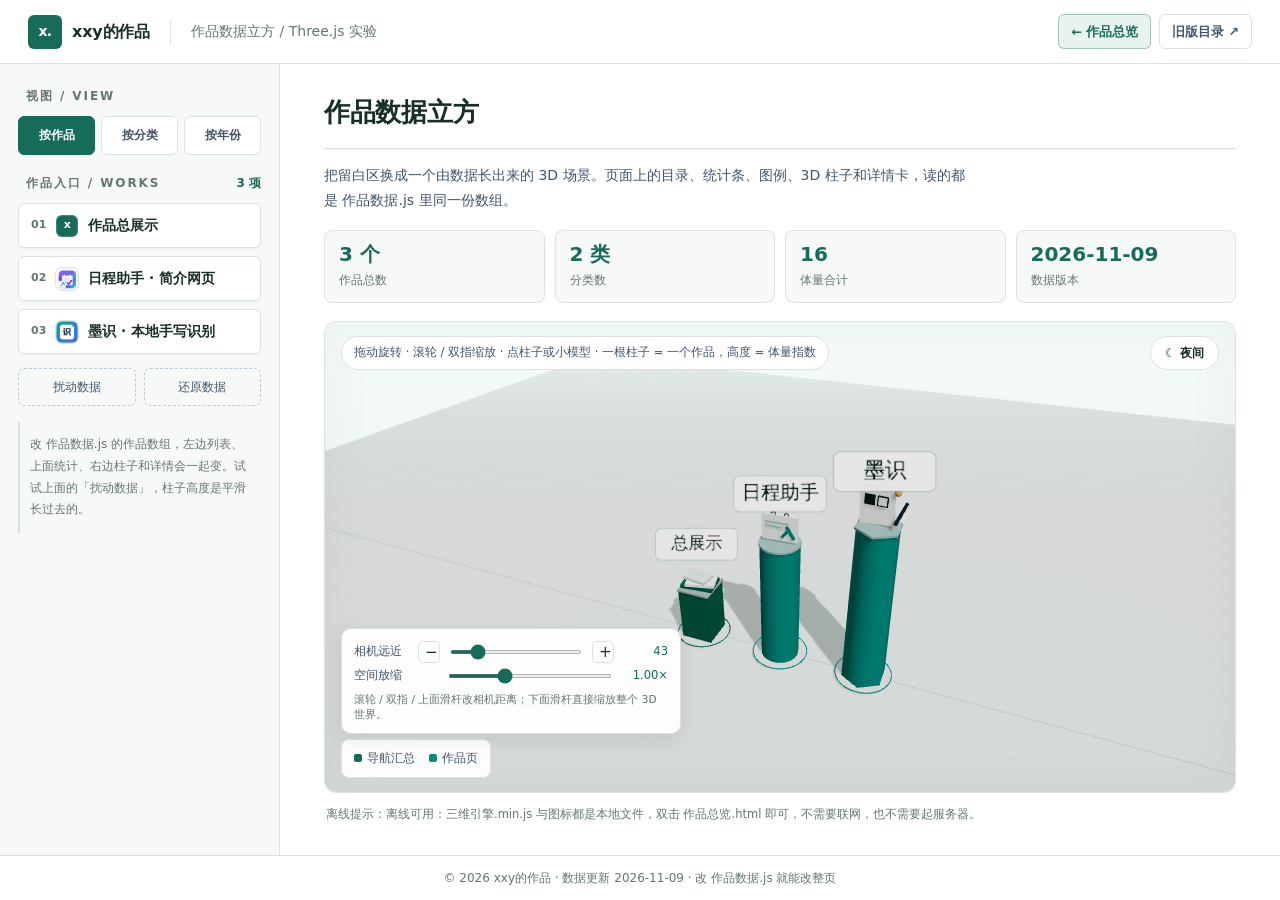
<file: 三维作品架/作品数据立方.html>
<!DOCTYPE html>
<html lang="zh-CN">
<!--
  作品数据立方 · xxy 的第 03 个作品
  把 作品目录.html 的「右侧留白」换成一个 3D 舞台；
  左侧列表、统计数字、图例、3D 柱子、详情卡，全部由 作品数据.js 生成。

  文件分工（想改哪里就看哪里）：
    样式.css     外观（沿用 作品目录.html 的白绿变量 + 夜间极光）
    作品数据.js       唯一数据源：作品 / 分类 / 视图
    场景脚本.js        读数据 → 生成 DOM 与 Three.js 场景；含相机推拉与 3D 空间放缩
    三维引擎.min.js  本地 three.js r155，离线可用，无 CDN

  双击本文件即可打开。三个 <script> 都是普通脚本、按先后顺序执行，
  不能用 type="module"：file:// 下模块会被跨域策略拦住。
-->

<head>
  <meta charset="UTF-8">
  <meta name="viewport" content="width=device-width, initial-scale=1.0">
  <title>作品数据立方 · xxy的作品</title>
  <meta name="description" content="用 Three.js 和数据驱动做出来的 3D 作品架：同一份数据同时长成目录、统计和柱状场景。">
  <meta name="theme-color" content="#ffffff">
  <link rel="icon"
    href="data:image/svg+xml,%3Csvg xmlns='http://www.w3.org/2000/svg' viewBox='0 0 64 64'%3E%3Crect width='64' height='64' rx='10' fill='%23166b59'/%3E%3Ctext x='32' y='43' font-size='32' font-family='sans-serif' font-weight='700' fill='white' text-anchor='middle'%3Ex%3C/text%3E%3C/svg%3E">
  <link rel="stylesheet" href="样式.css">
</head>

<body>

  <header class="site-header">
    <div class="site-logo">
      <span class="mark" aria-hidden="true">x.</span>
      <span class="name">xxy的作品</span>
    </div>
    <span class="breadcrumb">作品数据立方 / Three.js 实验</span>
    <!-- 两个真链接：回新版总览（本机作品的主入口），或去旧版目录 -->
    <div class="header-links">
      <a class="header-link header-link--back" href="../作品总览.html">← 作品总览</a>
      <a class="header-link" href="../前端html学习网页/作品目录.html">旧版目录 ↗</a>
    </div>
  </header>

  <div class="workspace">

    <!-- 左栏：三个区域全部由 JS 按数据生成，HTML 里只有空容器 -->
    <aside class="toc" aria-label="视图与作品目录">
      <p class="toc-title">视图 / VIEW</p>
      <div class="view-switch" id="view-switch"></div>

      <p class="toc-title">作品入口 / WORKS <em id="work-count"></em></p>
      <ul class="toc-list" id="toc-list"></ul>

      <div class="toc-tools">
        <button class="tool-btn" id="btn-jitter" type="button" title="随机改动体量指数，看画面跟着变">扰动数据</button>
        <button class="tool-btn" id="btn-reset" type="button" title="恢复 作品数据.js 里的原始数据">还原数据</button>
      </div>
      <p class="toc-hint" id="toc-hint"></p>
    </aside>

    <!-- 右栏：标题 + 统计条（数据算出来）+ 3D 舞台 -->
    <main class="reading">
      <div class="reading-inner">
        <h1 class="section-title" id="page-title"></h1>
        <div class="section-rule"></div>
        <p class="lead" id="page-lead"></p>
        <div class="stat-strip" id="stat-strip" aria-label="数据统计"></div>

        <div class="stage" id="stage">
          <canvas id="scene"></canvas>

          <div class="stage-hud" id="stage-hud">拖动旋转 · 滚轮缩放 · 点击柱子查看详情</div>
          <button class="night-btn" id="btn-night" type="button">☾ 夜间</button>
          <div class="legend" id="legend"></div>

          <!-- 两种缩放：上面改相机距离，下面直接缩放 3D 世界本身 -->
          <div class="zoom-panel">
            <div class="zoom-row">
              <span class="zoom-label">相机远近</span>
              <button class="zoom-btn" id="zoom-out" type="button" aria-label="推远">−</button>
              <input class="zoom-range" id="zoom-range" type="range" min="14" max="180" step="1" value="58" aria-label="相机距离">
              <button class="zoom-btn" id="zoom-in" type="button" aria-label="拉近">+</button>
              <em id="zoom-val">58</em>
            </div>
            <div class="zoom-row">
              <span class="zoom-label">空间放缩</span>
              <input class="zoom-range wide" id="scale-range" type="range" min="60" max="180" step="5" value="100" aria-label="3D 空间缩放比例">
              <em id="scale-val">1.00×</em>
            </div>
            <p class="zoom-tip">滚轮 / 双指 / 上面滑杆改相机距离；下面滑杆直接缩放整个 3D 世界。</p>
          </div>

          <!-- 详情卡：内容由 场景脚本.js 按选中项填充 -->
          <aside class="detail" id="detail" aria-live="polite">
            <button class="detail-close" id="detail-close" type="button" aria-label="关闭">×</button>
            <div id="detail-body"></div>
          </aside>
        </div>

        <p class="stage-note" id="stage-note"></p>
      </div>
    </main>

  </div>

  <footer class="site-footer" id="site-footer"></footer>

  <!-- 顺序不能换：先有库，再有数据，最后才是渲染逻辑 -->
  <script src="三维引擎.min.js"></script>
  <script src="作品数据.js"></script>
  <script src="场景脚本.js"></script>

</body>

</html>
</file>
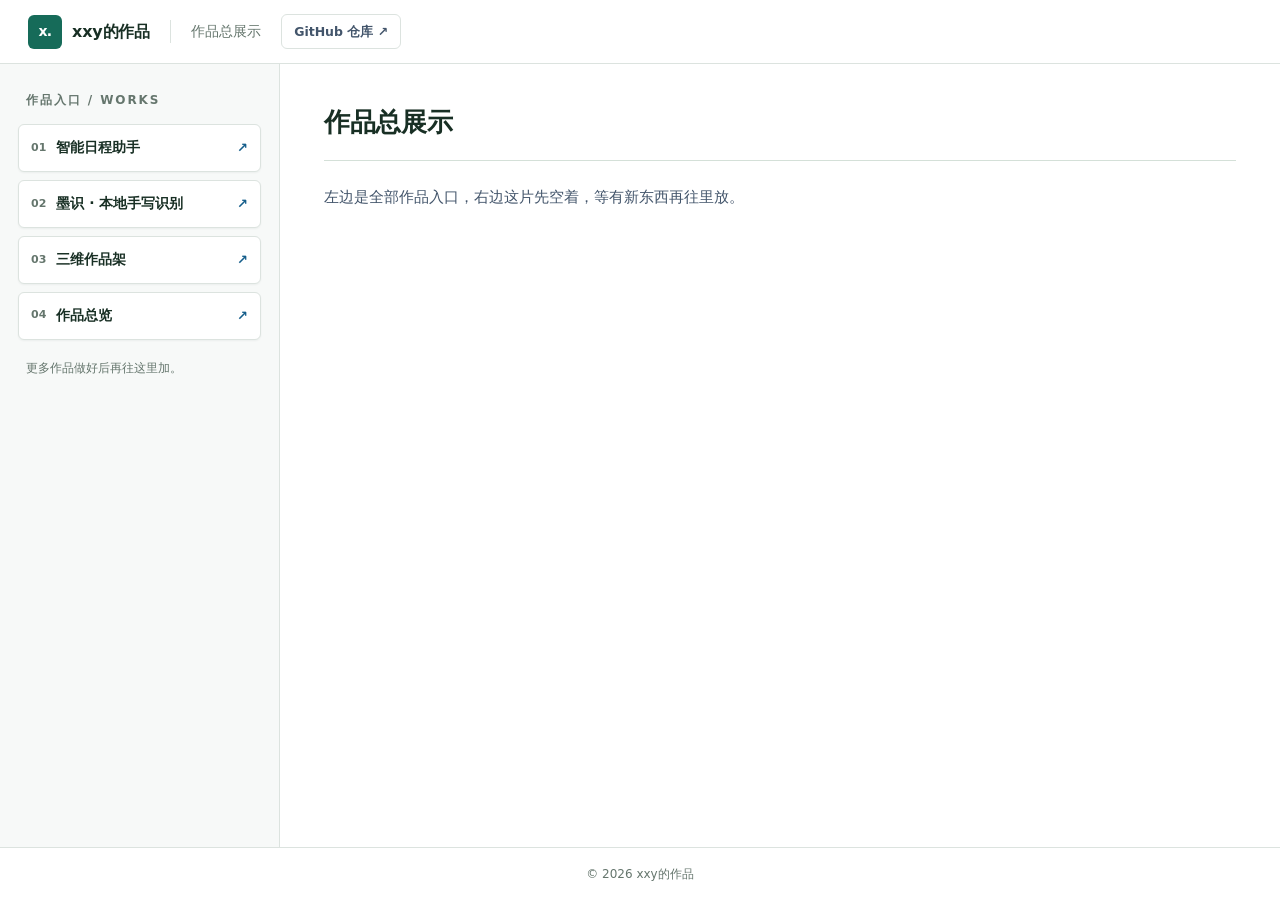
<file: 前端html学习网页/作品目录.html>
<!DOCTYPE html>
<html lang="zh-CN">
<!-- 作品总展示页：左栏列出全部作品入口，右侧留白。样式在同目录的 样式.css -->
<head>
  <meta charset="UTF-8">
  <meta name="viewport" content="width=device-width, initial-scale=1">
  <title>作品总展示 · xxy的作品</title>
  <meta name="description" content="xxy 的作品总展示页：左栏列出全部作品入口，右侧留白。">
  <meta name="theme-color" content="#ffffff">
  <link rel="icon"
    href="data:image/svg+xml,%3Csvg xmlns='http://www.w3.org/2000/svg' viewBox='0 0 64 64'%3E%3Crect width='64' height='64' rx='10' fill='%23166b59'/%3E%3Ctext x='32' y='43' font-size='32' font-family='sans-serif' font-weight='700' fill='white' text-anchor='middle'%3Ex%3C/text%3E%3C/svg%3E">
  <link rel="stylesheet" href="样式.css">
</head>

<body>

  <header class="site-header">
    <div class="site-logo">
      <span class="mark" aria-hidden="true">x.</span>
      <span class="name">xxy的作品</span>
    </div>
    <span class="breadcrumb">作品总展示</span>
    <a class="header-link" href="https://github.com/wocao123103/smart_schedule" target="_blank"
      rel="noopener noreferrer">GitHub 仓库 ↗</a>
  </header>

  <div class="workspace">

    <!-- 左侧目录：把全部作品列在这里。新增作品就复制一个 <li>，改序号、文字和 href。 -->
    <aside class="toc" aria-label="作品目录">
      <p class="toc-title">作品入口 / WORKS</p>
      <ul class="toc-list">
        <li>
          <a class="toc-link" href="https://wocao123103.github.io/smart_schedule/python课加载网页.html" title="智能日程助手">
            <span class="idx">01</span>
            <span class="txt">智能日程助手</span>
            <span class="arrow" aria-hidden="true">↗</span>
          </a>
        </li>
        <li>
          <a class="toc-link" href="https://wocao123103.github.io/ink_recognition-moshi-/index.html" title="墨识 · 本地手写识别">
            <span class="idx">02</span>
            <span class="txt">墨识 · 本地手写识别</span>
            <span class="arrow" aria-hidden="true">↗</span>
          </a>
        </li>
        <li>
          <a class="toc-link" href="../三维作品架/作品数据立方.html" title="三维作品架">
            <span class="idx">03</span>
            <span class="txt">三维作品架</span>
            <span class="arrow" aria-hidden="true">↗</span>
          </a>
        </li>
        <li>
          <a class="toc-link" href="../作品总览.html" title="作品总览">
            <span class="idx">04</span>
            <span class="txt">作品总览</span>
            <span class="arrow" aria-hidden="true">↗</span>
          </a>
        </li>
      </ul>
      <p class="toc-hint">更多作品做好后再往这里加。</p>
    </aside>

    <!-- 右侧：先留白 -->
    <main class="reading">
      <div class="reading-inner">
        <h1 class="section-title">作品总展示</h1>
        <div class="section-rule"></div>
        <p class="lead">左边是全部作品入口，右边这片先空着，等有新东西再往里放。</p>
        <div class="canvas-blank" aria-hidden="true"></div>
      </div>
    </main>

  </div>

  <footer class="site-footer">© 2026 xxy的作品</footer>

</body>

</html>
</file>
<file: 三维作品架/样式.css>
/* ==========================================================================
   作品数据立方 · 样式.css
   变量与布局骨架直接沿用 作品目录.html / 样式.css 的白绿体系：
     --surface / --toc-bg / --title / --primary / --line ...
   新增的只有 3D 舞台（.stage）、详情卡（.detail）和夜间模式。
   夜间配色取自「python课加载网页.html」的紫 / 青 / 粉极光。
   ========================================================================== */

:root {
  --surface: #fff;
  --toc-bg: #f7f9f8;
  --title: #182f24;
  --ink: #14273d;
  --muted: #65766d;
  --muted-2: #43556b;
  --primary: #166b59;
  --primary-soft: #e8f2ee;
  --blue: #155e8b;
  --line: #dce3df;
  --line-2: #d4e0d8;
  --border: #bdc9d7;
  --stage: linear-gradient(180deg, #f4faf7 0%, #eaf5f0 100%);
  --card: rgba(255, 255, 255, .94);
  --shadow: 0 14px 38px rgba(24, 47, 36, .12);
  --font: "Inter", "PingFang SC", "Microsoft YaHei", "Noto Sans SC", system-ui, -apple-system, sans-serif;
}

/* 夜间只改变量，不改任何一条布局规则 —— 和城市模型的 body.night 是同一个思路 */
body.night {
  --surface: #0d1424;
  --toc-bg: #111a2e;
  --title: #eaf6ff;
  --ink: #d8e8f5;
  --muted: #8ea6bd;
  --muted-2: #a9c1d6;
  --primary: #38bdf8;
  --primary-soft: rgba(56, 189, 248, .14);
  --blue: #a78bfa;
  --line: rgba(150, 200, 240, .16);
  --line-2: rgba(150, 200, 240, .22);
  --border: rgba(150, 200, 240, .28);
  --stage: radial-gradient(circle at 15% 8%, rgba(99, 102, 241, .55), transparent 46%),
           radial-gradient(circle at 85% 4%, rgba(34, 211, 238, .40), transparent 46%),
           radial-gradient(circle at 50% 96%, rgba(244, 114, 182, .32), transparent 56%),
           #0a0a14;
  --card: rgba(14, 24, 40, .92);
  --shadow: 0 14px 38px rgba(0, 0, 0, .45);
}

*, *::before, *::after { box-sizing: border-box; }

body {
  margin: 0;
  min-height: 100dvh;
  display: flex;
  flex-direction: column;
  background: var(--surface);
  color: var(--ink);
  font: 15px/1.7 var(--font);
  -webkit-font-smoothing: antialiased;
  transition: background .5s ease, color .5s ease;
}

a { color: inherit; text-decoration: none; }
button { font: inherit; }
:focus-visible { outline: 2px solid var(--primary); outline-offset: 2px; border-radius: 4px; }

/* ---------------- 顶部栏（同 作品目录.html） ---------------- */
.site-header {
  position: sticky; top: 0; z-index: 20;
  height: 64px; flex: none;
  display: flex; align-items: center; gap: 20px;
  padding: 0 28px;
  background: var(--surface);
  border-bottom: 1px solid var(--line);
  transition: background .5s ease, border-color .5s ease;
}
.site-logo { display: flex; align-items: center; gap: 10px; flex: none; }
.site-logo .mark {
  width: 34px; height: 34px; border-radius: 6px;
  display: grid; place-items: center;
  background: var(--primary); color: #fff;
  font-size: 14px; font-weight: 750; letter-spacing: -.04em;
}
.site-logo .name { font-size: 16px; font-weight: 750; color: var(--title); letter-spacing: -.01em; }
.breadcrumb {
  padding-left: 20px; border-left: 1px solid var(--line);
  font-size: 14px; color: var(--muted);
}
.header-links { margin-left: auto; display: flex; align-items: center; gap: 8px; }
.header-link {
  padding: 6px 12px;
  border: 1px solid var(--line); border-radius: 6px;
  font-size: 12.5px; font-weight: 600; color: var(--muted-2);
  white-space: nowrap;
  transition: color .16s ease, border-color .16s ease, background .16s ease;
}
.header-link:hover { color: var(--primary); border-color: var(--primary); background: var(--primary-soft); }
.header-link--back { color: var(--primary); border-color: rgba(22, 107, 89, .34); background: var(--primary-soft); }
.header-link--back:hover { background: #dceee7; }

/* ---------------- 主体：左目录 + 右舞台 ---------------- */
.workspace {
  flex: 1; min-height: 0;
  display: grid; grid-template-columns: 280px minmax(0, 1fr);
}
.toc {
  padding: 22px 18px 26px;
  background: var(--toc-bg);
  border-right: 1px solid var(--line);
  overflow-y: auto;
  scrollbar-width: thin;
  transition: background .5s ease, border-color .5s ease;
}
.toc-title {
  margin: 0 0 10px; padding-left: 8px;
  font-size: 12px; font-weight: 700; letter-spacing: .16em; color: var(--muted);
  display: flex; justify-content: space-between; align-items: baseline;
}
.toc-title em { font-style: normal; letter-spacing: 0; font-weight: 600; color: var(--primary); }

/* 视图切换：由 PORTFOLIO.views 生成 */
.view-switch { display: grid; grid-template-columns: repeat(3, 1fr); gap: 6px; margin-bottom: 18px; }
.view-btn {
  padding: 8px 2px; border: 1px solid var(--line); border-radius: 6px;
  background: var(--surface); color: var(--muted-2);
  font-size: 12px; font-weight: 600; cursor: pointer;
  transition: all .16s ease;
}
.view-btn:hover { border-color: var(--primary); color: var(--primary); }
.view-btn.active { background: var(--primary); border-color: var(--primary); color: #fff; }

.toc-list { list-style: none; margin: 0; padding: 0; display: grid; gap: 8px; }
.toc-link {
  width: 100%; display: flex; align-items: center; gap: 10px;
  padding: 10px 12px; text-align: left;
  border-radius: 6px; border: 1px solid var(--line);
  background: var(--surface); color: var(--title);
  box-shadow: 0 1px 2px rgba(24, 47, 36, .05);
  font-size: 13.5px; font-weight: 650; cursor: pointer;
  transition: border-color .16s ease, background .16s ease, transform .16s ease;
}
.toc-link:hover { border-color: var(--primary); background: var(--primary-soft); transform: translateX(2px); }
.toc-link.active { border-color: var(--primary); background: var(--primary-soft); }
.toc-link .idx { flex: none; font-size: 11px; font-weight: 600; color: var(--muted); font-variant-numeric: tabular-nums; }
.toc-link .txt { flex: 1; min-width: 0; overflow-wrap: anywhere; }
.toc-link .txt small { font-size: 11px; font-weight: 500; color: var(--muted); }
.toc-link .dot { flex: none; width: 8px; height: 8px; border-radius: 50%; }

/* 作品徽标：真实图标或分类色文字块 */
.toc-icon {
  flex: none; width: 22px; height: 22px; border-radius: 6px;
  display: grid; place-items: center; overflow: hidden;
  color: #fff; font-size: 11px; font-weight: 700;
  box-shadow: inset 0 0 0 1px rgba(255, 255, 255, .18);
}
.toc-icon img { width: 100%; height: 100%; object-fit: cover; display: block; }
.toc-icon.has-img { background: var(--surface); box-shadow: 0 0 0 1px var(--line); }

.toc-tools { display: flex; gap: 8px; margin-top: 14px; }
.tool-btn {
  flex: 1; padding: 8px 4px; border: 1px dashed var(--border); border-radius: 6px;
  background: transparent; color: var(--muted-2); font-size: 12px; cursor: pointer;
  transition: all .16s ease;
}
.tool-btn:hover { border-style: solid; border-color: var(--primary); color: var(--primary); }
.toc-hint {
  margin: 16px 0 0; padding: 12px 10px;
  border-left: 2px solid var(--line-2);
  font-size: 12px; line-height: 1.8; color: var(--muted);
}

/* ---------------- 右侧内容 ---------------- */
.reading { min-width: 0; display: flex; flex-direction: column; background: var(--surface); transition: background .5s ease; }
.reading-inner {
  width: 100%; max-width: 1180px; margin: 0 auto;
  padding: 26px 44px 30px;
  display: flex; flex-direction: column; flex: 1; min-height: 0;
}
.section-title { margin: 0; color: var(--title); font-size: 26px; font-weight: 750; letter-spacing: -.01em; }
.section-rule { border-top: 1px solid var(--line-2); margin: 14px 0 14px; }
.lead { margin: 0; max-width: 72ch; font-size: 14px; line-height: 1.8; color: var(--muted-2); }

/* 统计条：全部由数据算出来 */
.stat-strip { display: flex; flex-wrap: wrap; gap: 10px; margin: 16px 0 18px; }
.stat {
  flex: 1 1 120px; padding: 10px 14px;
  border: 1px solid var(--line); border-radius: 8px; background: var(--toc-bg);
}
.stat b { display: block; font-size: 20px; line-height: 1.3; color: var(--primary); font-variant-numeric: tabular-nums; }
.stat span { font-size: 11.5px; color: var(--muted); }

/* 3D 舞台：canvas 铺满，HUD 叠在上面 */
.stage {
  position: relative; flex: 1; min-height: 430px;
  border: 1px solid var(--line); border-radius: 12px;
  background: var(--stage);
  overflow: hidden;
  transition: background .7s ease, border-color .5s ease;
}
#scene { position: absolute; inset: 0; width: 100%; height: 100%; display: block; cursor: grab; }
#scene.dragging { cursor: grabbing; }
#scene.pointing { cursor: pointer; }
.stage::after {
  content: ""; position: absolute; inset: 0; pointer-events: none;
  border-radius: 12px; box-shadow: inset 0 0 60px rgba(24, 47, 36, .04);
}
body.night .stage::after { box-shadow: inset 0 0 80px rgba(0, 0, 0, .35); }

.stage-hud {
  position: absolute; top: 14px; left: 16px; z-index: 3;
  padding: 6px 12px; border-radius: 999px;
  background: var(--card); border: 1px solid var(--line);
  font-size: 11.5px; color: var(--muted-2);
  pointer-events: none;
}
.night-btn {
  position: absolute; top: 14px; right: 16px; z-index: 3;
  padding: 6px 14px; border-radius: 999px;
  background: var(--card); border: 1px solid var(--line);
  color: var(--title); font-size: 12px; font-weight: 600; cursor: pointer;
}
.night-btn:hover { border-color: var(--primary); color: var(--primary); }

.legend {
  position: absolute; left: 16px; bottom: 14px; z-index: 3;
  display: flex; flex-wrap: wrap; gap: 6px 14px;
  padding: 9px 12px; border-radius: 8px;
  background: var(--card); border: 1px solid var(--line);
  font-size: 11.5px; color: var(--muted-2);
  pointer-events: none; max-width: 62%;
}
.legend i { display: inline-block; width: 8px; height: 8px; border-radius: 2px; margin-right: 5px; }

/* 缩放面板：相机推拉 + 3D 世界放缩 */
.zoom-panel {
  position: absolute; left: 16px; bottom: 58px; z-index: 3;
  width: min(340px, 52%); padding: 9px 12px 10px;
  border: 1px solid var(--line); border-radius: 10px;
  background: var(--card);
  backdrop-filter: blur(12px); -webkit-backdrop-filter: blur(12px);
  box-shadow: 0 6px 20px rgba(24, 47, 36, .09);
}
body.night .zoom-panel { box-shadow: 0 6px 20px rgba(0, 0, 0, .4); }
.zoom-row { display: flex; align-items: center; gap: 8px; margin: 3px 0; font-size: 11.5px; color: var(--muted-2); }
.zoom-label { flex: none; width: 56px; }
.zoom-btn {
  flex: none; width: 22px; height: 22px; line-height: 1;
  border: 1px solid var(--line); border-radius: 5px;
  background: transparent; color: var(--title); font-size: 15px; cursor: pointer;
}
.zoom-btn:hover { border-color: var(--primary); color: var(--primary); }
.zoom-range { flex: 1; min-width: 0; height: 4px; accent-color: var(--primary); cursor: pointer; }
.zoom-range.wide { margin-left: 30px; }
.zoom-row em { flex: none; width: 46px; text-align: right; font-style: normal; color: var(--primary); font-variant-numeric: tabular-nums; }
.zoom-tip { margin: 6px 0 0; font-size: 10.5px; line-height: 1.5; color: var(--muted); }

/* 详情面板：点击柱子后由数据填充 */
.detail {
  position: absolute; top: 56px; right: 16px; bottom: 16px; z-index: 4;
  width: min(310px, 42%);
  padding: 20px 20px 18px;
  border: 1px solid var(--line); border-radius: 12px;
  background: var(--card); box-shadow: var(--shadow);
  backdrop-filter: blur(14px); -webkit-backdrop-filter: blur(14px);
  overflow-y: auto;
  transform: translateX(calc(100% + 24px)); opacity: 0;
  transition: transform .4s cubic-bezier(.22, 1, .36, 1), opacity .3s ease;
}
.detail.open { transform: translateX(0); opacity: 1; }
.detail-close {
  position: absolute; top: 10px; right: 10px;
  width: 26px; height: 26px; border: 0; border-radius: 6px;
  background: transparent; color: var(--muted); font-size: 18px; cursor: pointer;
}
.detail-close:hover { background: var(--primary-soft); color: var(--primary); }
.detail-head { display: flex; align-items: center; gap: 10px; margin-bottom: 10px; }
.detail-icon {
  flex: none; width: 42px; height: 42px; border-radius: 11px;
  display: grid; place-items: center; overflow: hidden;
  color: #fff; font-size: 18px; font-weight: 700;
}
.detail-icon img { width: 100%; height: 100%; object-fit: cover; display: block; }
.detail-icon.has-img { background: var(--surface); box-shadow: 0 0 0 1px var(--line); }
.detail-head .detail-tag { margin-bottom: 0; }
.detail-tag {
  display: inline-block; padding: 3px 9px; margin-bottom: 12px;
  border-radius: 5px; font-size: 11px; font-weight: 600;
  color: #fff;
}
.detail h2 { margin: 0; padding-right: 24px; font-size: 19px; line-height: 1.4; color: var(--title); }
.detail-sub { margin: 4px 0 0; font-size: 12px; color: var(--muted); }
.detail-desc { margin: 14px 0 0; font-size: 12.5px; line-height: 1.85; color: var(--muted-2); }
.detail-metric {
  margin-top: 14px; padding: 9px 12px; border-radius: 8px;
  background: var(--primary-soft); font-size: 12px; color: var(--muted-2);
  display: flex; justify-content: space-between; gap: 8px;
}
.detail-metric strong { color: var(--primary); font-weight: 700; }
.detail-tags { display: flex; flex-wrap: wrap; gap: 6px; margin-top: 14px; }
.detail-tags span {
  padding: 3px 8px; border: 1px solid var(--line); border-radius: 999px;
  font-size: 11px; color: var(--muted-2);
}
.detail-members { margin: 14px 0 0; padding: 0; list-style: none; }
.detail-members li {
  padding: 7px 0; border-bottom: 1px dashed var(--line);
  font-size: 12.5px; color: var(--muted-2);
}
.detail-members li:last-child { border-bottom: 0; }
.detail-link {
  display: inline-block; margin-top: 16px; padding: 8px 14px;
  border-radius: 7px; background: var(--primary); color: #fff;
  font-size: 12.5px; font-weight: 600;
}
.detail-link:hover { filter: brightness(1.1); }

.stage-note { margin: 12px 2px 0; font-size: 11.5px; color: var(--muted); }

.site-footer {
  flex: none; border-top: 1px solid var(--line);
  padding: 12px 28px; background: var(--surface);
  text-align: center; font-size: 12px; color: var(--muted);
  transition: background .5s ease;
}

/* ---------------- 响应式 ---------------- */
@media (max-width: 899px) {
  .workspace { grid-template-columns: 1fr; grid-template-rows: auto 1fr; }
  .toc { border-right: 0; border-bottom: 1px solid var(--line); }
  .toc-list { grid-template-columns: repeat(auto-fit, minmax(220px, 1fr)); }
  .reading-inner { padding: 22px 22px 26px; }
  .breadcrumb { display: none; }
  .stage { min-height: 400px; }
}
@media (max-width: 599px) {
  .site-header { padding: 0 14px; gap: 12px; }
  .site-logo .name { font-size: 14px; }
  /* 窄屏只留「回作品总览」，旧版目录让位，顶栏不换行 */
  .header-link:not(.header-link--back) { display: none; }
  .reading-inner { padding: 18px 14px 22px; }
  .section-title { font-size: 21px; }
  .stage { min-height: 360px; }
  .detail { width: calc(100% - 32px); top: auto; height: 56%; bottom: 16px; }
  .legend { max-width: calc(100% - 32px); }
  .zoom-panel { top: 50px; bottom: auto; width: calc(100% - 32px); }
}
@media (prefers-reduced-motion: reduce) {
  *, *::before, *::after { transition-duration: .01ms !important; animation-duration: .01ms !important; }
}
</file>
<file: 前端html学习网页/样式.css>
/* ==========================================================================
   xxy的作品 · 作品总展示页（作品目录.html）
   浅色白底 + 左侧目录 + 右侧留白，纯 HTML + CSS，无脚本
   ========================================================================== */

:root {
  --surface: #fff;
  --toc-bg: #f7f9f8;
  --title: #182f24;
  --ink: #14273d;
  --muted: #65766d;
  --muted-2: #43556b;
  --primary: #166b59;
  --primary-soft: #e8f2ee;
  --blue: #155e8b;
  --line: #dce3df;
  --line-2: #d4e0d8;
  --border: #bdc9d7;
  --font: "Inter", "PingFang SC", "Microsoft YaHei", "Noto Sans SC", system-ui, -apple-system, sans-serif;
}

*, *::before, *::after { box-sizing: border-box; }

body {
  margin: 0;
  min-height: 100dvh;
  display: flex;
  flex-direction: column;
  background: var(--surface);
  color: var(--ink);
  font: 15px/1.7 var(--font);
  -webkit-font-smoothing: antialiased;
}

a { color: inherit; text-decoration: none; }
:focus-visible { outline: 2px solid var(--primary); outline-offset: 2px; border-radius: 3px; }

/* ---------------- 顶部栏 ---------------- */
.site-header {
  position: sticky;
  top: 0;
  z-index: 20;
  height: 64px;
  display: flex;
  align-items: center;
  gap: 20px;
  padding: 0 28px;
  background: var(--surface);
  border-bottom: 1px solid var(--line);
}

.site-logo { display: flex; align-items: center; gap: 10px; flex: none; }
.site-logo .mark {
  width: 34px; height: 34px; border-radius: 6px;
  display: grid; place-items: center;
  background: var(--primary);
  color: #fff;
  font-size: 14px; font-weight: 750; letter-spacing: -.04em;
}
.site-logo .name { font-size: 16px; font-weight: 750; color: var(--title); letter-spacing: -.01em; }

.breadcrumb {
  padding-left: 20px;
  border-left: 1px solid var(--line);
  font-size: 14px;
  color: var(--muted);
}

/* 顶栏右侧：真链接，不是装饰性文字 */
.header-links {
  margin-left: auto;
  display: flex;
  align-items: center;
  gap: 8px;
}

.header-link {
  padding: 6px 12px;
  border: 1px solid var(--line);
  border-radius: 6px;
  font-size: 12.5px;
  font-weight: 600;
  color: var(--muted-2);
  white-space: nowrap;
  transition: color .16s ease, border-color .16s ease, background .16s ease;
}
.header-link:hover { color: var(--primary); border-color: var(--primary); background: var(--primary-soft); }

/* 指向新版总览的那个按钮，给一点颜色权重——它是「换版本」而不是「外出」 */
.header-link--new {
  color: var(--primary);
  border-color: rgba(22, 107, 89, .34);
  background: var(--primary-soft);
}
.header-link--new:hover { border-color: var(--primary); background: #dceee7; }

/* ---------------- 主体：左目录 + 右留白 ---------------- */
.workspace {
  flex: 1;
  display: grid;
  grid-template-columns: 280px minmax(0, 1fr);
  min-height: 0;
}

.toc {
  padding: 26px 18px;
  background: var(--toc-bg);
  border-right: 1px solid var(--line);
  overflow-y: auto;
  scrollbar-width: thin;
  scrollbar-color: var(--border) transparent;
}

.toc-title {
  margin: 0 0 14px;
  padding-left: 8px;
  font-size: 12px;
  font-weight: 700;
  letter-spacing: .16em;
  color: var(--muted);
}

.toc-list { list-style: none; margin: 0; padding: 0; display: grid; gap: 8px; }

.toc-link {
  display: flex;
  align-items: center;
  gap: 10px;
  padding: 11px 12px;
  border-radius: 6px;
  border: 1px solid var(--line);
  background: var(--surface);
  box-shadow: 0 1px 2px rgba(24, 47, 36, .05);
  font-size: 14px;
  font-weight: 650;
  color: var(--title);
  transition: border-color .16s ease, background .16s ease, transform .16s ease, box-shadow .16s ease;
}
.toc-link:hover {
  border-color: var(--primary);
  background: var(--primary-soft);
  transform: translateX(2px);
  box-shadow: 0 3px 10px rgba(22, 107, 89, .12);
}
.toc-link .idx { flex: none; font-size: 11px; font-weight: 600; color: var(--muted); font-variant-numeric: tabular-nums; }
.toc-link .txt { flex: 1; min-width: 0; overflow-wrap: anywhere; }
.toc-link .arrow { flex: none; color: var(--blue); font-size: 13px; font-weight: 700; }

/* 目录下方的说明：纯文字，不再做成「像按钮的虚线框」 */
.toc-hint {
  margin: 18px 0 0;
  padding-left: 8px;
  font-size: 12px;
  line-height: 1.8;
  color: var(--muted);
}

/* ---------------- 版本切换 ---------------- */
.version {
  margin-top: 22px;
  padding-top: 16px;
  border-top: 1px solid var(--line);
}

.version-title {
  margin: 0 0 10px;
  padding-left: 8px;
  font-size: 11px;
  font-weight: 700;
  letter-spacing: .16em;
  color: var(--muted);
}

.version-item {
  display: flex;
  flex-direction: column;
  gap: 2px;
  margin-bottom: 8px;
  padding: 9px 11px;
  border: 1px solid var(--line);
  border-radius: 6px;
  background: var(--surface);
  transition: border-color .16s ease, background .16s ease;
}
.version-item b { font-size: 13px; font-weight: 700; color: var(--title); }
.version-item small { font-size: 11.5px; line-height: 1.6; color: var(--muted); }

a.version-item:hover { border-color: var(--primary); background: var(--primary-soft); }
a.version-item:hover b { color: var(--primary); }

/* 当前所在版本：左侧一道实心竖条，不用虚线框那种「假按钮」 */
.version-item.is-here {
  background: var(--toc-bg);
  border-color: var(--line-2);
  border-left: 3px solid var(--primary);
  padding-left: 9px;
}

/* ---------------- 右侧内容区 ---------------- */
.reading {
  min-width: 0;
  display: flex;
  flex-direction: column;
  background: var(--surface);
}

.reading-inner {
  flex: 1;
  width: 100%;
  max-width: 1180px;
  margin: 0 auto;
  padding: 40px 44px 56px;
  display: flex;
  flex-direction: column;
}

.section-title {
  margin: 0;
  color: var(--title);
  font-size: 26px;
  font-weight: 750;
  line-height: 1.45;
  letter-spacing: -.01em;
}
.section-rule { border-top: 1px solid var(--line-2); margin: 18px 0 22px; }
.lead { margin: 0; max-width: 64ch; font-size: 15px; line-height: 1.9; color: var(--muted-2); }

/* 正文里的行内链接：需要看得出是链接，但不抢标题 */
.inline-link {
  color: var(--primary);
  font-weight: 650;
  border-bottom: 1px solid rgba(22, 107, 89, .35);
  transition: border-color .16s ease, color .16s ease;
}
.inline-link:hover { color: #0d5a4b; border-bottom-color: var(--primary); }

/* 真正留白的那一大片：什么都不放，只是把高度撑满 */
.canvas-blank {
  flex: 1;
  min-height: 46vh;
}

/* ---------------- 页脚 ---------------- */
.site-footer {
  border-top: 1px solid var(--line);
  padding: 16px 28px;
  background: var(--surface);
  text-align: center;
  font-size: 12px;
  color: var(--muted);
}
.site-footer a {
  color: var(--primary);
  font-weight: 650;
  border-bottom: 1px solid transparent;
  transition: border-color .16s ease;
}
.site-footer a:hover { border-bottom-color: var(--primary); }

/* ---------------- 响应式 ---------------- */
@media (max-width: 899px) {
  .workspace {
    grid-template-columns: 1fr;
    /* 目录按内容高，剩下的高度都给右侧，避免目录下方出现一截空白 */
    grid-template-rows: auto 1fr;
  }
  .toc {
    position: static;
    height: auto;
    padding: 18px;
    border-right: 0;
    border-bottom: 1px solid var(--line);
  }
  .toc-list { grid-template-columns: repeat(auto-fit, minmax(220px, 1fr)); }
  .reading-inner { padding: 30px 22px 44px; }
  .breadcrumb { display: none; }
  .canvas-blank { min-height: 40vh; }
}

@media (max-width: 599px) {
  .site-header { padding: 0 14px; gap: 12px; }
  .site-logo .name { font-size: 14px; }
  .header-link { font-size: 11.5px; padding: 5px 9px; }
  /* 窄屏只留「新版总览」这一颗，仓库链接让位，避免顶栏挤成两行 */
  .header-link:not(.header-link--new) { display: none; }
  .section-title { font-size: 22px; }
  .reading-inner { padding: 24px 16px 36px; }
  .toc-list { grid-template-columns: 1fr; }
  .version { margin-top: 16px; padding-top: 12px; }
}

@media (prefers-reduced-motion: reduce) {
  *, *::before, *::after { transition-duration: .01ms !important; animation-duration: .01ms !important; }
}
</file>
